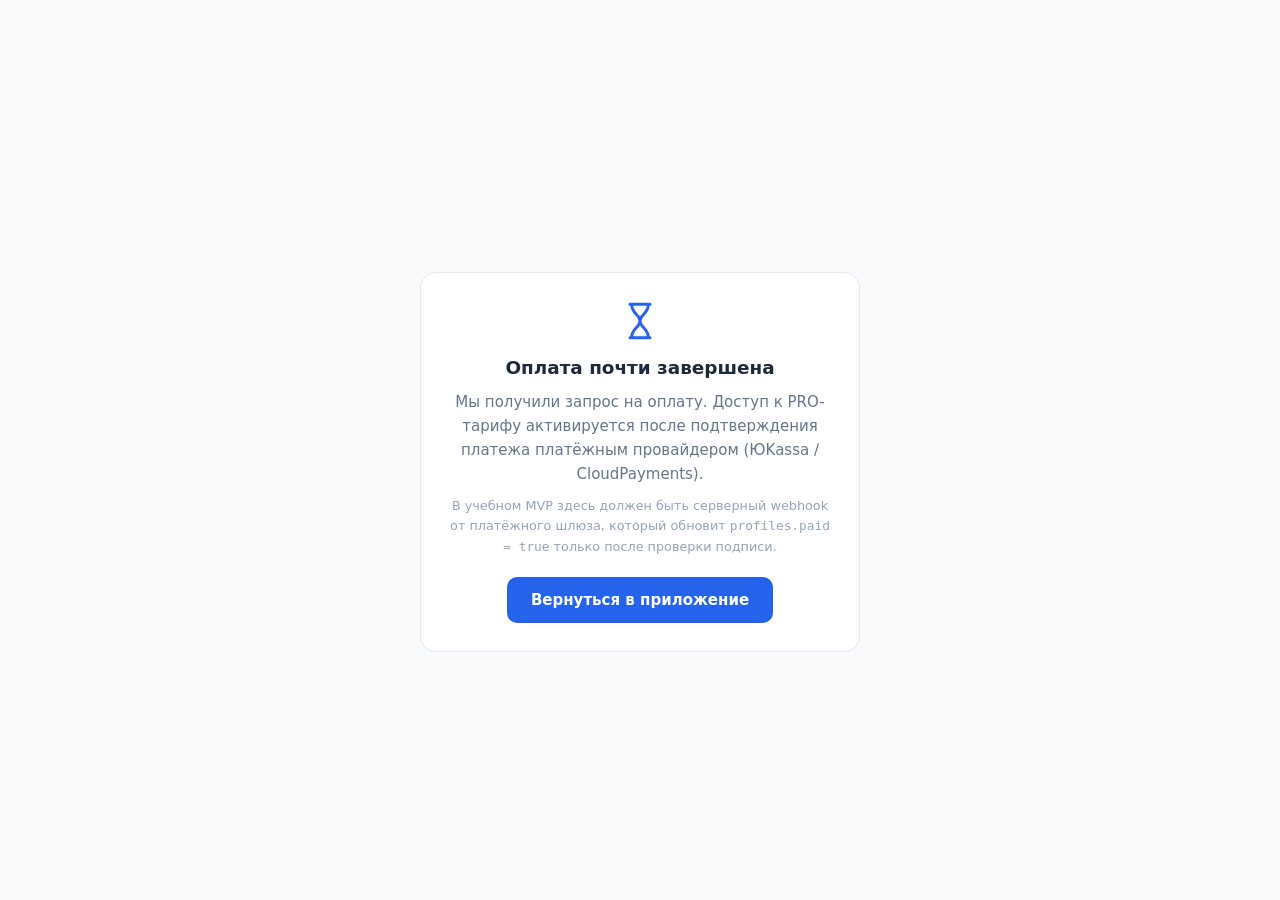
<file: projects/campus-booking/success.html>
<!DOCTYPE html>
<html lang="ru">
<head>
  <meta charset="UTF-8" />
  <meta name="viewport" content="width=device-width, initial-scale=1.0" />
  <title>Оплата — CampusBook</title>
  <link rel="stylesheet" href="style.css" />
</head>
<body>
  <svg xmlns="http://www.w3.org/2000/svg" style="display:none">
    <symbol id="i-check" viewBox="0 0 24 24"><path fill="none" stroke="currentColor" stroke-width="2" stroke-linecap="round" stroke-linejoin="round" d="M5 12l5 5L20 7"/></symbol>
    <symbol id="i-hourglass" viewBox="0 0 24 24"><path fill="none" stroke="currentColor" stroke-width="1.8" stroke-linecap="round" stroke-linejoin="round" d="M6 2h12M6 22h12M7 2c0 6 5 6 5 10s-5 4-5 10M17 2c0 6-5 6-5 10s5 4 5 10"/></symbol>
  </svg>

  <main style="min-height:100vh;display:flex;align-items:center;justify-content:center;padding:40px 20px;">
    <div class="modal" style="max-width:440px;width:100%;text-align:center;">
      <div style="display:flex;justify-content:center;color:var(--accent);margin-bottom:12px;">
        <svg class="icon icon-lg"><use href="#i-hourglass"/></svg>
      </div>
      <h3>Оплата почти завершена</h3>
      <p>
        Мы получили запрос на оплату. Доступ к PRO-тарифу активируется после
        подтверждения платежа платёжным провайдером (ЮKassa / CloudPayments).
      </p>
      <p style="font-size:.8rem;color:var(--text-faint);margin-top:-6px;">
        В учебном MVP здесь должен быть серверный webhook от платёжного шлюза,
        который обновит <code>profiles.paid = true</code> только после проверки подписи.
      </p>
      <div class="modal-actions" style="justify-content:center;margin-top:20px;">
        <a href="index.html" class="btn btn-primary">Вернуться в приложение</a>
      </div>
    </div>
  </main>
</body>
</html>
</file>
<file: projects/campus-booking/style.css>
/* ===== CSS Variables (Light / Dark) ===== */
:root {
  --bg: #f8fafc;
  --bg-alt: #ffffff;
  --bg-card: #f8fafc;
  --bg-header: rgba(255,255,255,.85);
  --bg-hero: linear-gradient(135deg, #eff6ff 0%, #e0f2fe 100%);
  --bg-form: #ffffff;
  --bg-step: #ffffff;
  --border: #e2e8f0;
  --border-hover: #93c5fd;
  --text: #1e293b;
  --text-muted: #64748b;
  --text-faint: #94a3b8;
  --text-label: #334155;
  --input-bg: #ffffff;
  --input-color: #1e293b;
  --stat-bg: #f8fafc;
  --shadow-step: 0 1px 3px rgba(0,0,0,.06);
  --shadow-step-hover: 0 8px 24px rgba(0,0,0,.08);
  --shadow-menu: 0 12px 32px rgba(15,23,42,.12);
  --accent: #2563eb;
  --accent-hover: #1d4ed8;
  --accent-soft: rgba(37,99,235,.1);
  --accent-soft-hover: rgba(37,99,235,.16);
  --success: #059669;
  --success-soft: #d1fae5;
  --danger: #dc2626;
  --danger-soft: #fee2e2;
  --slot-free: #ffffff;
  --slot-free-border: #e2e8f0;
  --slot-selected: #2563eb;
  --slot-selected-soft: rgba(37,99,235,.18);
  --slot-mine: #059669;
  --slot-busy: #64748b;
  --past-bg: rgba(148,163,184,0.18);
}

body.dark {
  --bg: #0f172a;
  --bg-alt: #1e293b;
  --bg-card: #1e293b;
  --bg-header: rgba(15,23,42,.9);
  --bg-hero: linear-gradient(135deg, #1e3a5f 0%, #0c2a4a 100%);
  --bg-form: #1e293b;
  --bg-step: #1e293b;
  --border: #334155;
  --border-hover: #3b82f6;
  --text: #f1f5f9;
  --text-muted: #94a3b8;
  --text-faint: #64748b;
  --text-label: #cbd5e1;
  --input-bg: #0f172a;
  --input-color: #f1f5f9;
  --stat-bg: #1e293b;
  --shadow-step: 0 1px 3px rgba(0,0,0,.3);
  --shadow-step-hover: 0 8px 24px rgba(0,0,0,.4);
  --shadow-menu: 0 12px 32px rgba(0,0,0,.5);
  --accent-soft: rgba(59,130,246,.18);
  --accent-soft-hover: rgba(59,130,246,.28);
  --slot-free: #0f172a;
  --slot-free-border: #334155;
  --past-bg: rgba(100,116,139,0.22);
  --success-soft: rgba(5,150,105,.18);
  --danger-soft: rgba(220,38,38,.2);
}

/* ===== Reset & base ===== */
*, *::before, *::after { box-sizing: border-box; margin: 0; padding: 0; }
html { scroll-behavior: smooth; }
body {
  font-family: 'Segoe UI', system-ui, -apple-system, sans-serif;
  color: var(--text);
  background: var(--bg);
  line-height: 1.6;
  transition: background .3s, color .3s;
}

.container { max-width: 1040px; margin: 0 auto; padding: 0 20px; }
.hidden { display: none !important; }
.icon { width: 18px; height: 18px; flex-shrink: 0; display: inline-block; vertical-align: middle; }
.icon-lg { width: 40px; height: 40px; }

/* ===== Header ===== */
.header {
  position: sticky; top: 0; z-index: 100;
  background: var(--bg-header);
  backdrop-filter: blur(12px);
  border-bottom: 1px solid var(--border);
  transition: background .3s, border-color .3s;
}
.header-inner {
  display: flex; align-items: center; gap: 20px;
  justify-content: space-between; height: 60px;
}
.logo {
  display: flex; align-items: center; gap: 8px;
  font-size: 1.15rem; font-weight: 700; color: var(--accent);
  text-decoration: none; white-space: nowrap;
}
.logo-mark { font-size: 1.35rem; }

/* Nav — compact icon links */
.nav { display: flex; gap: 4px; align-items: center; }
.nav-link {
  display: inline-flex; align-items: center; gap: 6px;
  padding: 7px 12px; border-radius: 8px;
  text-decoration: none; font-size: .875rem; font-weight: 500;
  color: var(--text-muted); transition: all .15s;
}
.nav-link:hover { background: var(--accent-soft); color: var(--accent); }
.nav-link .icon { width: 16px; height: 16px; }

/* Header actions */
.header-actions { display: flex; gap: 8px; align-items: center; }

.icon-btn {
  width: 36px; height: 36px; border-radius: 10px;
  border: 1px solid var(--border); background: var(--bg-card);
  color: var(--text-muted); cursor: pointer;
  display: inline-flex; align-items: center; justify-content: center;
  transition: all .15s; padding: 0;
}
.icon-btn:hover { border-color: var(--accent); color: var(--accent); }
.icon-btn .icon { width: 18px; height: 18px; }

/* Theme toggle shows sun or moon depending on theme */
#theme-toggle .icon-sun { display: none; }
#theme-toggle .icon-moon { display: inline-block; }
body.dark #theme-toggle .icon-sun { display: inline-block; }
body.dark #theme-toggle .icon-moon { display: none; }

/* Compact sign-in button */
.btn-auth {
  display: inline-flex; align-items: center; gap: 6px;
  padding: 7px 14px; border-radius: 10px;
  border: 1px solid var(--accent); background: var(--accent); color: #fff;
  font-size: .85rem; font-weight: 600; cursor: pointer;
  transition: all .15s;
}
.btn-auth:hover { background: var(--accent-hover); border-color: var(--accent-hover); }

/* Avatar & profile dropdown */
.profile-wrap { position: relative; }
.avatar-btn {
  width: 36px; height: 36px; border-radius: 50%;
  border: 2px solid transparent; background: transparent;
  cursor: pointer; padding: 0;
  display: inline-flex; align-items: center; justify-content: center;
  transition: border-color .15s;
}
.avatar-btn:hover { border-color: var(--accent); }
.avatar-btn[aria-expanded="true"] { border-color: var(--accent); }
.avatar {
  width: 32px; height: 32px; border-radius: 50%;
  background: linear-gradient(135deg, #2563eb, #7c3aed);
  color: #fff; font-weight: 700; font-size: .85rem;
  display: inline-flex; align-items: center; justify-content: center;
  text-transform: uppercase;
}

.profile-menu {
  position: absolute; top: calc(100% + 8px); right: 0;
  min-width: 260px; background: var(--bg-form);
  border: 1px solid var(--border); border-radius: 14px;
  box-shadow: var(--shadow-menu);
  padding: 8px; z-index: 200;
  opacity: 0; transform: translateY(-6px); pointer-events: none;
  transition: opacity .15s, transform .15s;
}
.profile-menu.open { opacity: 1; transform: translateY(0); pointer-events: all; }
.profile-head {
  display: flex; gap: 12px; align-items: center;
  padding: 12px; border-bottom: 1px solid var(--border); margin-bottom: 6px;
}
.profile-avatar {
  width: 44px; height: 44px; border-radius: 50%;
  background: linear-gradient(135deg, #2563eb, #7c3aed);
  color: #fff; font-weight: 700; font-size: 1.05rem;
  display: inline-flex; align-items: center; justify-content: center;
  text-transform: uppercase; flex-shrink: 0;
}
.profile-name { font-weight: 600; font-size: .95rem; color: var(--text); }
.profile-email {
  font-size: .8rem; color: var(--text-muted);
  max-width: 180px; overflow: hidden; text-overflow: ellipsis; white-space: nowrap;
}
.profile-stats {
  display: grid; grid-template-columns: repeat(3, 1fr); gap: 4px;
  padding: 8px 12px 12px; border-bottom: 1px solid var(--border); margin-bottom: 6px;
}
.profile-stats .ps-item { text-align: center; }
.profile-stats .ps-num { font-size: 1.05rem; font-weight: 700; color: var(--text); }
.profile-stats .ps-label { font-size: .7rem; color: var(--text-muted); text-transform: uppercase; letter-spacing: .03em; }

.menu-item {
  width: 100%; display: flex; align-items: center; gap: 10px;
  padding: 10px 12px; border-radius: 8px;
  border: none; background: transparent;
  color: var(--text); font-size: .875rem; cursor: pointer; text-align: left;
  transition: background .15s;
}
.menu-item:hover { background: var(--accent-soft); }
.menu-item.menu-danger { color: var(--danger); }
.menu-item.menu-danger:hover { background: var(--danger-soft); }

/* ===== Hero ===== */
.hero { padding: 80px 0 60px; text-align: center; background: var(--bg-hero); }
.hero h1 { font-size: 2.5rem; line-height: 1.2; margin-bottom: 16px; color: var(--text); }
.accent { color: var(--accent); }
.hero-sub { font-size: 1.125rem; color: var(--text-muted); max-width: 560px; margin: 0 auto 32px; }

/* ===== Buttons ===== */
.btn {
  display: inline-flex; align-items: center; justify-content: center; gap: 6px;
  border: none; cursor: pointer;
  font-size: .9375rem; font-weight: 600; border-radius: 10px;
  padding: 11px 24px; transition: all .15s; text-decoration: none;
  font-family: inherit;
}
.btn-primary { background: var(--accent); color: #fff; }
.btn-primary:hover { background: var(--accent-hover); transform: translateY(-1px); box-shadow: 0 4px 12px rgba(37,99,235,.35); }
.btn-primary:disabled { background: var(--text-faint); cursor: not-allowed; transform: none; box-shadow: none; }
.btn-lg { padding: 14px 36px; font-size: 1rem; }
.btn-danger { background: var(--danger); color: #fff; padding: 8px 16px; font-size: .8125rem; }
.btn-danger:hover { background: #b91c1c; }
.btn-secondary {
  background: var(--bg-card); color: var(--text-muted);
  border: 1px solid var(--border); padding: 9px 18px; font-size: .875rem;
}
.btn-secondary:hover { border-color: #94a3b8; color: var(--text); }
.btn-ghost {
  background: transparent; color: var(--text-muted);
  border: 1px solid var(--border); padding: 7px 14px; font-size: .8125rem;
}
.btn-ghost:hover { border-color: var(--accent); color: var(--accent); }

/* ===== Sections ===== */
.section { padding: 64px 0; }
.section-alt { background: var(--bg-alt); }
.section h2 { font-size: 1.75rem; text-align: center; margin-bottom: 40px; color: var(--text); }

/* ===== Search box ===== */
.search-box { max-width: 480px; margin: 0 auto 20px; }
.search-box input {
  width: 100%; padding: 12px 18px; border: 1px solid var(--border);
  border-radius: 12px; font-size: .9375rem; transition: border .2s;
  background: var(--input-bg); color: var(--input-color);
}
.search-box input:focus { outline: none; border-color: var(--accent); box-shadow: 0 0 0 3px var(--accent-soft); }

/* ===== Filters ===== */
.filters { display: flex; gap: 8px; justify-content: center; margin-bottom: 32px; flex-wrap: wrap; }
.filter-btn {
  padding: 8px 20px; border-radius: 999px; border: 1px solid var(--border);
  background: var(--bg-card); cursor: pointer; font-size: .875rem; font-weight: 500;
  color: var(--text-muted); transition: all .2s;
}
.filter-btn:hover { border-color: var(--accent); color: var(--accent); }
.filter-btn.active { background: var(--accent); color: #fff; border-color: var(--accent); }

/* ===== Resource cards ===== */
.cards { display: grid; grid-template-columns: repeat(auto-fill, minmax(280px, 1fr)); gap: 24px; }
.card {
  background: var(--bg-card); border-radius: 16px; overflow: hidden;
  border: 1px solid var(--border); transition: all .2s;
  display: flex; flex-direction: column;
}
.card:hover { border-color: var(--border-hover); box-shadow: 0 4px 16px rgba(37,99,235,.1); }
.card-img { width: 100%; height: 160px; object-fit: cover; background: var(--border); }
.card-body { padding: 20px; display: flex; flex-direction: column; flex: 1; }
.card-badge {
  display: inline-block; padding: 4px 12px; border-radius: 999px;
  font-size: .75rem; font-weight: 600; margin-bottom: 8px; align-self: flex-start;
}
.badge-room { background: #dbeafe; color: #1d4ed8; }
.badge-coworking { background: #d1fae5; color: #065f46; }
.badge-equipment { background: #fef3c7; color: #92400e; }
.badge-consultation { background: #ede9fe; color: #5b21b6; }
.card-body h3 { font-size: 1.0625rem; margin-bottom: 6px; color: var(--text); }
.card-body p { color: var(--text-muted); font-size: .875rem; margin-bottom: 8px; }
.card-meta { font-size: .8125rem; color: var(--text-faint); margin-bottom: 12px; }
.card-cta {
  margin-top: auto; align-self: flex-start;
  padding: 8px 16px; font-size: .8125rem;
  background: var(--accent-soft); color: var(--accent);
  border: none; border-radius: 8px; font-weight: 600; cursor: pointer;
}
.card-cta:hover { background: var(--accent-soft-hover); }

/* ===== Calendar booking ===== */
.calendar-toolbar {
  display: flex; flex-wrap: wrap; gap: 16px;
  align-items: center; justify-content: space-between;
  background: var(--bg-form); border: 1px solid var(--border); border-radius: 14px;
  padding: 12px 16px; margin-bottom: 16px;
}
.calendar-resource { display: flex; align-items: center; gap: 10px; flex: 0 1 280px; min-width: 0; }
.calendar-resource label { font-weight: 600; color: var(--text-label); font-size: .85rem; white-space: nowrap; }
.calendar-resource select {
  flex: 1; min-width: 0; padding: 8px 12px; border: 1px solid var(--border);
  border-radius: 8px; background: var(--input-bg); color: var(--input-color);
  font-size: .875rem;
}
.calendar-daynav { display: flex; align-items: center; gap: 8px; flex-shrink: 0; }
.cal-date-display {
  font-weight: 600; font-size: .95rem; color: var(--text);
  min-width: 160px; text-align: center; text-transform: capitalize;
  cursor: pointer; border-radius: 8px; padding: 4px 10px;
  transition: background .15s;
  user-select: none;
}
.cal-date-display:hover { background: var(--bg-form); }
.cal-date-display::after {
  content: ' ▾'; font-size: .7em; opacity: .5;
}
.calendar-legend { display: flex; gap: 14px; flex-wrap: wrap; font-size: .8rem; color: var(--text-muted); }
.lg-item { display: inline-flex; align-items: center; gap: 6px; }
.lg-dot { width: 14px; height: 14px; border-radius: 4px; border: 1px solid var(--border); }
.lg-free { background: var(--slot-free); }
.lg-mine { background: var(--slot-mine); border-color: var(--slot-mine); }
.lg-busy { background: var(--slot-busy); border-color: var(--slot-busy); }

/* FullCalendar theme integration */
#fc-calendar { margin-top: 4px; }
.fc { font-family: inherit; font-size: .875rem; }
.fc .fc-timegrid-slot { height: 2.2rem; cursor: pointer; }
.fc-theme-standard td, .fc-theme-standard th,
.fc-theme-standard .fc-scrollgrid { border-color: var(--border); }
.fc-theme-standard .fc-scrollgrid { border-radius: 14px; overflow: hidden; }
.fc .fc-col-header-cell-cushion,
.fc .fc-timegrid-slot-label-cushion { color: var(--text-muted); font-size: .75rem; }
.fc .fc-col-header-cell { background: var(--bg-form); }
.fc .fc-timegrid-col.fc-day-today { background: transparent; }
.fc .fc-highlight { background: var(--accent-soft); }
.fc .fc-event { border: none; font-size: .75rem; font-weight: 600; }
.fc .fc-event-title { overflow: hidden; text-overflow: ellipsis; }
.fc .fc-timegrid-now-indicator-line { border-color: var(--accent); border-width: 2px; }
.fc .fc-timegrid-now-indicator-arrow {
  border-top-color: var(--accent); border-bottom-color: var(--accent);
}
.fc .fc-bg-event { opacity: 1; }
.fc .past-time-bg {
  background: var(--past-bg) !important;
  cursor: not-allowed;
}
.fc .past-time-bg::after {
  content: '';
  position: absolute; inset: 0; pointer-events: none;
  background: repeating-linear-gradient(
    -45deg,
    transparent 0px, transparent 5px,
    rgba(148,163,184,.15) 5px, rgba(148,163,184,.15) 6px
  );
}

.calendar-hint {
  text-align: center; font-size: .85rem; color: var(--text-muted);
  margin: 14px 0 8px;
}

/* ===== Booking bottom sheet ===== */
.booking-sheet {
  position: fixed; bottom: 0; left: 0; right: 0; z-index: 400;
  background: var(--bg-form);
  border-top: 2px solid var(--accent);
  border-radius: 16px 16px 0 0;
  padding: 16px 20px 20px;
  box-shadow: 0 -4px 32px rgba(0,0,0,.15);
  transform: translateY(110%);
  transition: transform .28s cubic-bezier(.4,0,.2,1);
}
.booking-sheet.visible { transform: translateY(0); }

.booking-sheet-inner {
  display: flex; align-items: flex-start; gap: 16px; flex-wrap: wrap;
  position: relative;
}
.booking-sheet-info {
  flex: 0 0 auto; min-width: 140px;
  padding-right: 8px;
  border-right: 1px solid var(--border);
}
.booking-sheet-title {
  font-weight: 700; font-size: .95rem; color: var(--text); margin-bottom: 2px;
}
.booking-sheet-range {
  font-size: .8rem; color: var(--text-muted);
}
.booking-sheet-form { flex: 1; min-width: 260px; }
.booking-sheet-fields {
  display: flex; align-items: flex-start; gap: 12px; flex-wrap: wrap;
  margin-bottom: 12px;
}
.booking-sheet-actions {
  display: flex; gap: 8px; justify-content: flex-end;
}
.booking-sheet-close {
  position: absolute; top: 0; right: 0;
  background: none; border: none; cursor: pointer;
  color: var(--text-muted); padding: 4px; border-radius: 6px;
  display: flex; align-items: center; justify-content: center;
  transition: background .15s, color .15s;
}
.booking-sheet-close:hover { background: var(--border); color: var(--text); }

.checkbox {
  display: flex; align-items: center; gap: 8px; font-size: .875rem; color: var(--text-muted);
  cursor: pointer; user-select: none;
}
.checkbox input { width: 16px; height: 16px; cursor: pointer; accent-color: var(--accent); }

/* ===== Form generic ===== */
.form-group { margin-bottom: 16px; }
.form-group label { display: block; font-weight: 600; font-size: .875rem; margin-bottom: 6px; color: var(--text-label); }
.form-group input, .form-group select {
  width: 100%; padding: 10px 14px; border: 1px solid var(--border);
  border-radius: 10px; font-size: .9375rem; transition: border .2s;
  background: var(--input-bg); color: var(--input-color); font-family: inherit;
}
.form-group input:focus, .form-group select:focus {
  outline: none; border-color: var(--accent); box-shadow: 0 0 0 3px var(--accent-soft);
}
.form-group input:disabled { opacity: .6; cursor: not-allowed; }

/* Native validation styling after user interaction */
.form-group input.touched:invalid {
  border-color: var(--danger);
  background: var(--danger-soft);
}
.field-error {
  font-size: .8rem; color: var(--danger); margin-top: 4px; min-height: 1em;
}
.field-hint { font-size: .75rem; color: var(--text-faint); margin-top: 4px; }

/* ===== Alerts ===== */
.alert { padding: 12px 16px; border-radius: 10px; margin-top: 16px; font-weight: 500; display: flex; align-items: center; gap: 8px; flex-wrap: wrap; }
.alert-success { background: var(--success-soft); color: var(--success); }
.alert-error { background: var(--danger-soft); color: var(--danger); }

.gcal-link {
  display: inline-flex; align-items: center; gap: 6px;
  padding: 6px 12px; border-radius: 8px;
  background: #fff; color: #3c4043; text-decoration: none; font-size: .8rem; font-weight: 600;
  border: 1px solid #dadce0; margin-left: auto;
}
.gcal-link:hover { background: #f8f9fa; }
.gcal-link .icon { width: 16px; height: 16px; }

/* ===== Bookings stats ===== */
.bookings-stats { display: flex; gap: 16px; justify-content: center; margin-bottom: 24px; flex-wrap: wrap; }
.stat-card {
  background: var(--stat-bg); border: 1px solid var(--border); border-radius: 12px;
  padding: 16px 24px; text-align: center; min-width: 120px;
}
.stat-card .stat-num { font-size: 1.5rem; font-weight: 700; color: var(--accent); }
.stat-card .stat-label { font-size: .8125rem; color: var(--text-muted); margin-top: 4px; }

/* ===== Sort controls ===== */
.bookings-controls {
  max-width: 720px; margin: 0 auto 16px;
  display: flex; align-items: center; gap: 10px; justify-content: flex-end;
}
.bookings-controls label { font-size: .875rem; color: var(--text-muted); font-weight: 500; }
.bookings-controls select {
  padding: 7px 12px; border: 1px solid var(--border); border-radius: 8px;
  font-size: .875rem; background: var(--input-bg); color: var(--input-color); cursor: pointer;
}

/* ===== Bookings list ===== */
.bookings-list { max-width: 720px; margin: 0 auto; }
.empty-state { text-align: center; color: var(--text-faint); padding: 40px 0; }
.booking-card {
  display: flex; align-items: center; justify-content: space-between; gap: 16px;
  background: var(--bg-card); border: 1px solid var(--border); border-radius: 12px;
  padding: 16px 20px; margin-bottom: 12px; transition: all .2s;
}
.booking-card:hover { border-color: var(--border-hover); }
.booking-card.cancelled { opacity: .5; }
.booking-info { flex: 1; min-width: 0; }
.booking-info h4 { font-size: .95rem; margin-bottom: 4px; color: var(--text); }
.booking-info p { font-size: .8125rem; color: var(--text-muted); margin: 0; }
.booking-tools { display: flex; align-items: center; gap: 8px; flex-wrap: wrap; }
.booking-status { font-size: .7rem; font-weight: 600; padding: 4px 10px; border-radius: 999px; text-transform: uppercase; letter-spacing: .03em; }
.status-active { background: var(--success-soft); color: var(--success); }
.status-cancelled { background: var(--danger-soft); color: var(--danger); }

.gcal-mini {
  display: inline-flex; align-items: center; gap: 4px;
  padding: 6px 10px; border-radius: 8px;
  background: var(--bg); border: 1px solid var(--border);
  text-decoration: none; color: var(--text-muted); font-size: .75rem; font-weight: 500;
}
.gcal-mini:hover { border-color: var(--accent); color: var(--text); }
.gcal-mini .icon { width: 14px; height: 14px; }

/* ===== Modal ===== */
.modal-overlay {
  position: fixed; inset: 0; background: rgba(0,0,0,.5);
  display: flex; align-items: center; justify-content: center;
  z-index: 1000; opacity: 0; pointer-events: none; transition: opacity .2s;
  padding: 20px;
}
.modal-overlay.visible { opacity: 1; pointer-events: all; }
.modal {
  background: var(--bg-form); border-radius: 16px; padding: 28px;
  max-width: 420px; width: 100%;
  border: 1px solid var(--border);
  transform: translateY(12px); transition: transform .2s;
  position: relative;
}
.modal-overlay.visible .modal { transform: translateY(0); }
.modal h3 { font-size: 1.15rem; margin-bottom: 8px; color: var(--text); }
.modal p { color: var(--text-muted); font-size: .9375rem; margin-bottom: 16px; }
.modal-close {
  position: absolute; top: 12px; right: 12px;
  width: 32px; height: 32px; border-radius: 8px;
  background: transparent; border: none; color: var(--text-muted);
  cursor: pointer; display: flex; align-items: center; justify-content: center;
}
.modal-close:hover { background: var(--border); color: var(--text); }
.modal-details {
  background: var(--bg); border-radius: 10px; padding: 12px 16px;
  margin-bottom: 20px; border: 1px solid var(--border);
  font-size: .875rem; color: var(--text-muted);
}
.modal-details strong { color: var(--text); }
.modal-actions { display: flex; gap: 12px; justify-content: flex-end; }
.modal.modal-wide { max-width: 440px; }

.auth-tabs { display: flex; gap: 8px; margin-bottom: 20px; }
.auth-tab {
  flex: 1; padding: 10px; border: 1px solid var(--border); border-radius: 10px;
  background: var(--bg); color: var(--text-muted); font-weight: 600; cursor: pointer;
  font-size: .875rem; transition: all .15s; font-family: inherit;
}
.auth-tab.active { background: var(--accent); color: #fff; border-color: var(--accent); }
.auth-form .form-group { margin-bottom: 14px; }
.auth-error { color: var(--danger); font-size: .875rem; margin-top: 10px; min-height: 1.25em; text-align: center; }

/* Paywall */
.paywall-head { display: flex; align-items: center; gap: 12px; margin-bottom: 12px; color: var(--accent); }
.paywall-head h3 { margin: 0; }
.paywall-list { list-style: none; padding: 0; margin: 16px 0; display: grid; gap: 8px; }
.paywall-list li { display: flex; align-items: center; gap: 8px; font-size: .9rem; color: var(--text); }
.paywall-list .icon { color: var(--success); width: 16px; height: 16px; }

.profile-plan {
  padding: 12px; border-radius: 10px;
  background: var(--accent-soft); color: var(--text);
  margin: 12px 0; font-size: .875rem;
}
.profile-plan.paid { background: var(--success-soft); color: var(--success); }

.booking-gate {
  max-width: 520px; margin: 0 auto; text-align: center; padding: 40px 24px;
  background: var(--bg-form); border: 1px dashed var(--border); border-radius: 16px;
  display: flex; flex-direction: column; align-items: center; gap: 12px;
}
.booking-gate .icon-lg { color: var(--accent); }
.booking-gate p { color: var(--text-muted); margin: 0; }

/* ===== Building facade view ===== */
.resources-header {
  display: flex; align-items: center; justify-content: space-between;
  flex-wrap: wrap; gap: 12px; margin-bottom: 20px;
}
.resources-header h2 { margin: 0; }
.res-view-toggle { display: flex; gap: 8px; }

.view-tab {
  display: flex; align-items: center; gap: 6px;
  padding: 8px 18px; border: 1px solid var(--border); border-radius: 10px;
  background: var(--bg); color: var(--text-muted); font-weight: 600;
  font-size: .875rem; cursor: pointer; transition: all .15s; font-family: inherit;
}
.view-tab.active {
  background: var(--accent); color: #fff; border-color: var(--accent);
}
.view-tab:hover:not(.active) {
  background: var(--bg-form); color: var(--text);
}

.building-view {
  padding: 4px 0 12px;
}
#building-svg {
  width: 100%; max-width: 720px; display: block; margin: 0 auto;
  border-radius: 12px; overflow: visible;
}

/* SVG structural elements */
.bld-title      { font-size: 11px; fill: var(--text-faint); font-family: inherit; letter-spacing: .04em; text-transform: uppercase; }
.bld-roof       { fill: var(--accent); opacity: .85; }
.bld-roof-cap   { fill: var(--accent); opacity: .5; }
.bld-body       { fill: var(--card-bg); stroke: var(--border); stroke-width: 1.5; }
.bld-floor-line { stroke: var(--border); stroke-width: 1; }
.bld-floor-label{ font-size: 11px; fill: var(--text-faint); font-family: inherit; font-weight: 700; }
.bld-win        { fill: var(--accent); opacity: .18; }
.bld-door       { fill: var(--accent); opacity: .55; }
.bld-door-line  { stroke: var(--card-bg); stroke-width: 1.5; }
.bld-door-knob  { fill: var(--card-bg); }
.bld-ground     { fill: var(--border); }

/* Bookable room — default (no data yet = loading state) */
.room-rect {
  fill: var(--bg-form); stroke: var(--border);
  stroke-width: 1.5; transition: fill .2s, stroke .2s, filter .15s;
}
.room-label {
  font-size: 11.5px; font-weight: 700; fill: var(--text);
  font-family: inherit; pointer-events: none; transition: fill .2s;
}
.room-sub {
  font-size: 10px; fill: var(--text-muted);
  font-family: inherit; pointer-events: none;
}

/* Status colors */
.bld-room.status-free  .room-rect { fill: #f0fdf4; stroke: #86efac; }
.bld-room.status-busy  .room-rect { fill: #fff1f2; stroke: #fca5a5; }
.bld-room.status-mine  .room-rect { fill: #eff6ff; stroke: #93c5fd; }

.bld-room.status-free  .room-label { fill: #15803d; }
.bld-room.status-busy  .room-label { fill: #be123c; }
.bld-room.status-mine  .room-label { fill: #1d4ed8; }

/* Dark theme overrides */
[data-theme="dark"] .bld-room.status-free .room-rect { fill: #052e16; stroke: #4ade80; }
[data-theme="dark"] .bld-room.status-busy .room-rect { fill: #1f0b0e; stroke: #f87171; }
[data-theme="dark"] .bld-room.status-mine .room-rect { fill: #0c1a3a; stroke: #60a5fa; }
[data-theme="dark"] .bld-room.status-free .room-label { fill: #4ade80; }
[data-theme="dark"] .bld-room.status-busy .room-label { fill: #f87171; }
[data-theme="dark"] .bld-room.status-mine .room-label { fill: #60a5fa; }

/* Hover */
.bld-room {
  cursor: pointer;
}
.bld-room:hover .room-rect,
.bld-room:focus .room-rect {
  filter: brightness(.92) saturate(1.3);
  stroke-width: 2.5;
  outline: none;
}

/* Floating tooltip */
.bld-tooltip {
  position: fixed; z-index: 9000;
  background: var(--card-bg); color: var(--text);
  border: 1px solid var(--border); border-radius: 10px;
  padding: 8px 13px; font-size: .8rem; line-height: 1.5;
  box-shadow: 0 4px 18px rgba(0,0,0,.13);
  pointer-events: none; opacity: 0;
  transition: opacity .12s; white-space: nowrap;
}
.bld-tooltip.visible { opacity: 1; }
.bld-tooltip strong { font-weight: 700; display: block; margin-bottom: 2px; }

/* Legend */
.bld-legend {
  display: flex; justify-content: center; gap: 20px; flex-wrap: wrap;
  margin: 14px 0 4px; font-size: .8rem;
}
.bld-lg-item {
  display: flex; align-items: center; gap: 6px;
}
.bld-lg-item::before {
  content: ''; width: 12px; height: 12px; border-radius: 3px; flex-shrink: 0;
}
.bld-lg-free::before { background: #f0fdf4; border: 1.5px solid #86efac; }
.bld-lg-busy::before { background: #fff1f2; border: 1.5px solid #fca5a5; }
.bld-lg-mine::before { background: #eff6ff; border: 1.5px solid #93c5fd; }
[data-theme="dark"] .bld-lg-free::before { background: #052e16; border-color: #4ade80; }
[data-theme="dark"] .bld-lg-busy::before { background: #1f0b0e; border-color: #f87171; }
[data-theme="dark"] .bld-lg-mine::before { background: #0c1a3a; border-color: #60a5fa; }

.bld-hint {
  text-align: center; font-size: .78rem; color: var(--text-faint);
  margin: 4px 0 0;
}

/* ===== Offline banner ===== */
.offline-banner {
  background: #fef3c7; color: #92400e;
  border-bottom: 1px solid #fbbf24;
  padding: 10px 24px; font-size: .875rem;
  text-align: center; position: sticky; top: 0; z-index: 500;
}
[data-theme="dark"] .offline-banner {
  background: #422006; color: #fcd34d; border-color: #92400e;
}

/* ===== Admin Panel ===== */
.modal-admin {
  max-width: 560px; max-height: 90vh;
  display: flex; flex-direction: column; overflow: hidden;
}
.admin-modal-header {
  display: flex; align-items: center; justify-content: space-between;
  margin-bottom: 16px; gap: 12px;
}
.admin-modal-header h3 { margin: 0; }
.btn-sm {
  padding: 6px 12px; font-size: .8rem; border-radius: 8px;
}

.admin-resource-list {
  overflow-y: auto; max-height: 280px;
  border: 1px solid var(--border); border-radius: 10px;
  margin-bottom: 12px;
}
.admin-res-row {
  display: flex; align-items: center; justify-content: space-between;
  gap: 10px; padding: 10px 14px;
  border-bottom: 1px solid var(--border);
}
.admin-res-row:last-child { border-bottom: none; }
.admin-res-info {
  display: flex; align-items: center; gap: 8px; flex-wrap: wrap; min-width: 0;
}
.admin-res-name { font-weight: 600; font-size: .9rem; }
.admin-res-meta { font-size: .78rem; color: var(--text-muted); }
.admin-res-btns { display: flex; gap: 6px; flex-shrink: 0; }
.admin-res-btns .btn .icon { width: 14px; height: 14px; }

.admin-form-panel {
  border-top: 1px solid var(--border); padding-top: 16px; margin-top: 4px;
}
.admin-form-panel h4 { margin: 0 0 14px; font-size: 1rem; }
.admin-form-grid {
  display: grid; grid-template-columns: 1fr 1fr; gap: 12px;
}
.admin-form-full { grid-column: 1 / -1; }
.admin-form-actions {
  display: flex; gap: 8px; justify-content: flex-end; margin-top: 16px;
}

@media (max-width: 480px) {
  .admin-form-grid { grid-template-columns: 1fr; }
  .admin-form-full { grid-column: 1; }
}

/* ===== Footer ===== */
.footer { padding: 32px 0; text-align: center; color: var(--text-faint); font-size: .875rem; border-top: 1px solid var(--border); }

/* ===== Responsive ===== */
@media (max-width: 900px) {
  .header-inner { gap: 10px; }
  .nav-link span { display: none; }
  .nav-link { padding: 8px; }
  .nav-link .icon { width: 18px; height: 18px; }
}
@media (max-width: 640px) {
  .hero h1 { font-size: 1.75rem; }
  .btn-auth span { display: none; }
  .btn-auth { padding: 8px; }
  .booking-card { flex-direction: column; align-items: flex-start; }
  .calendar-toolbar { flex-direction: column; align-items: stretch; }
  .calendar-legend { justify-content: center; }
  .profile-menu { right: -8px; min-width: 240px; }
  .calendar-resource { min-width: 0; }
}
</file>
